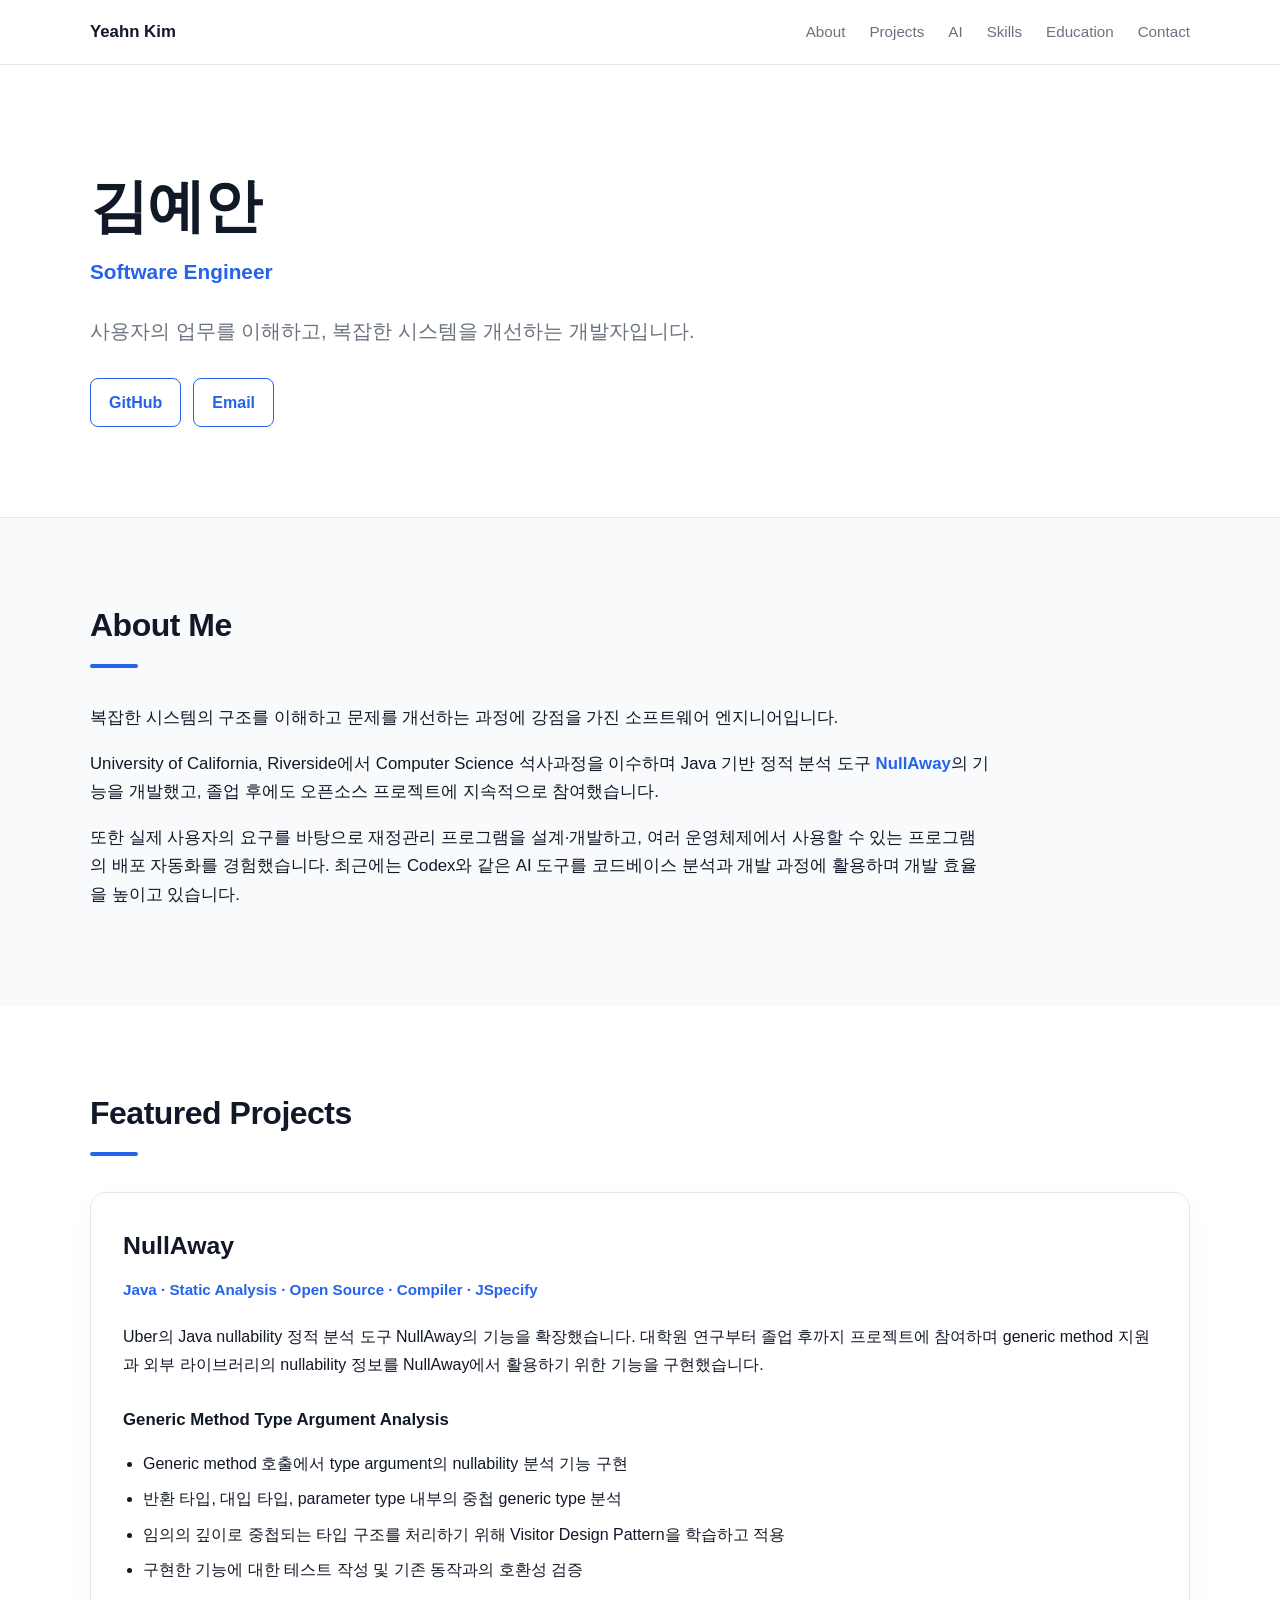
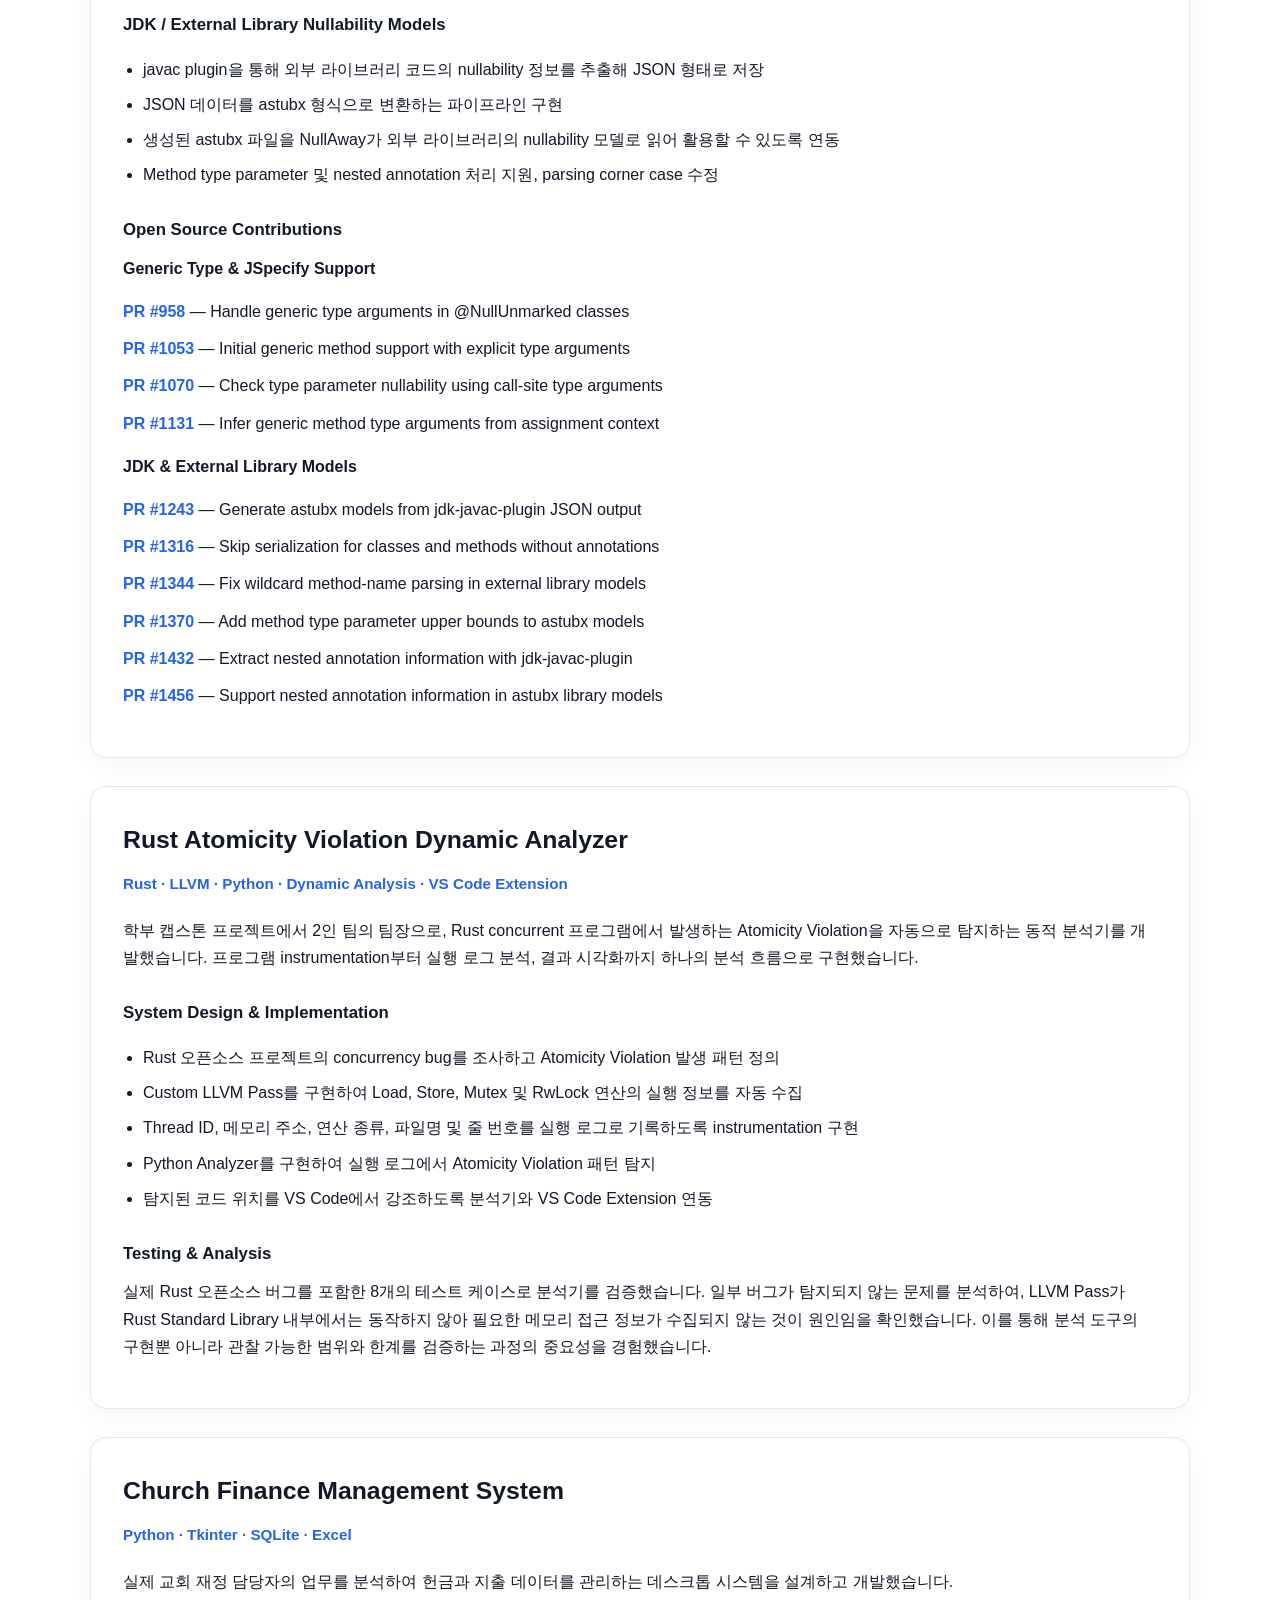
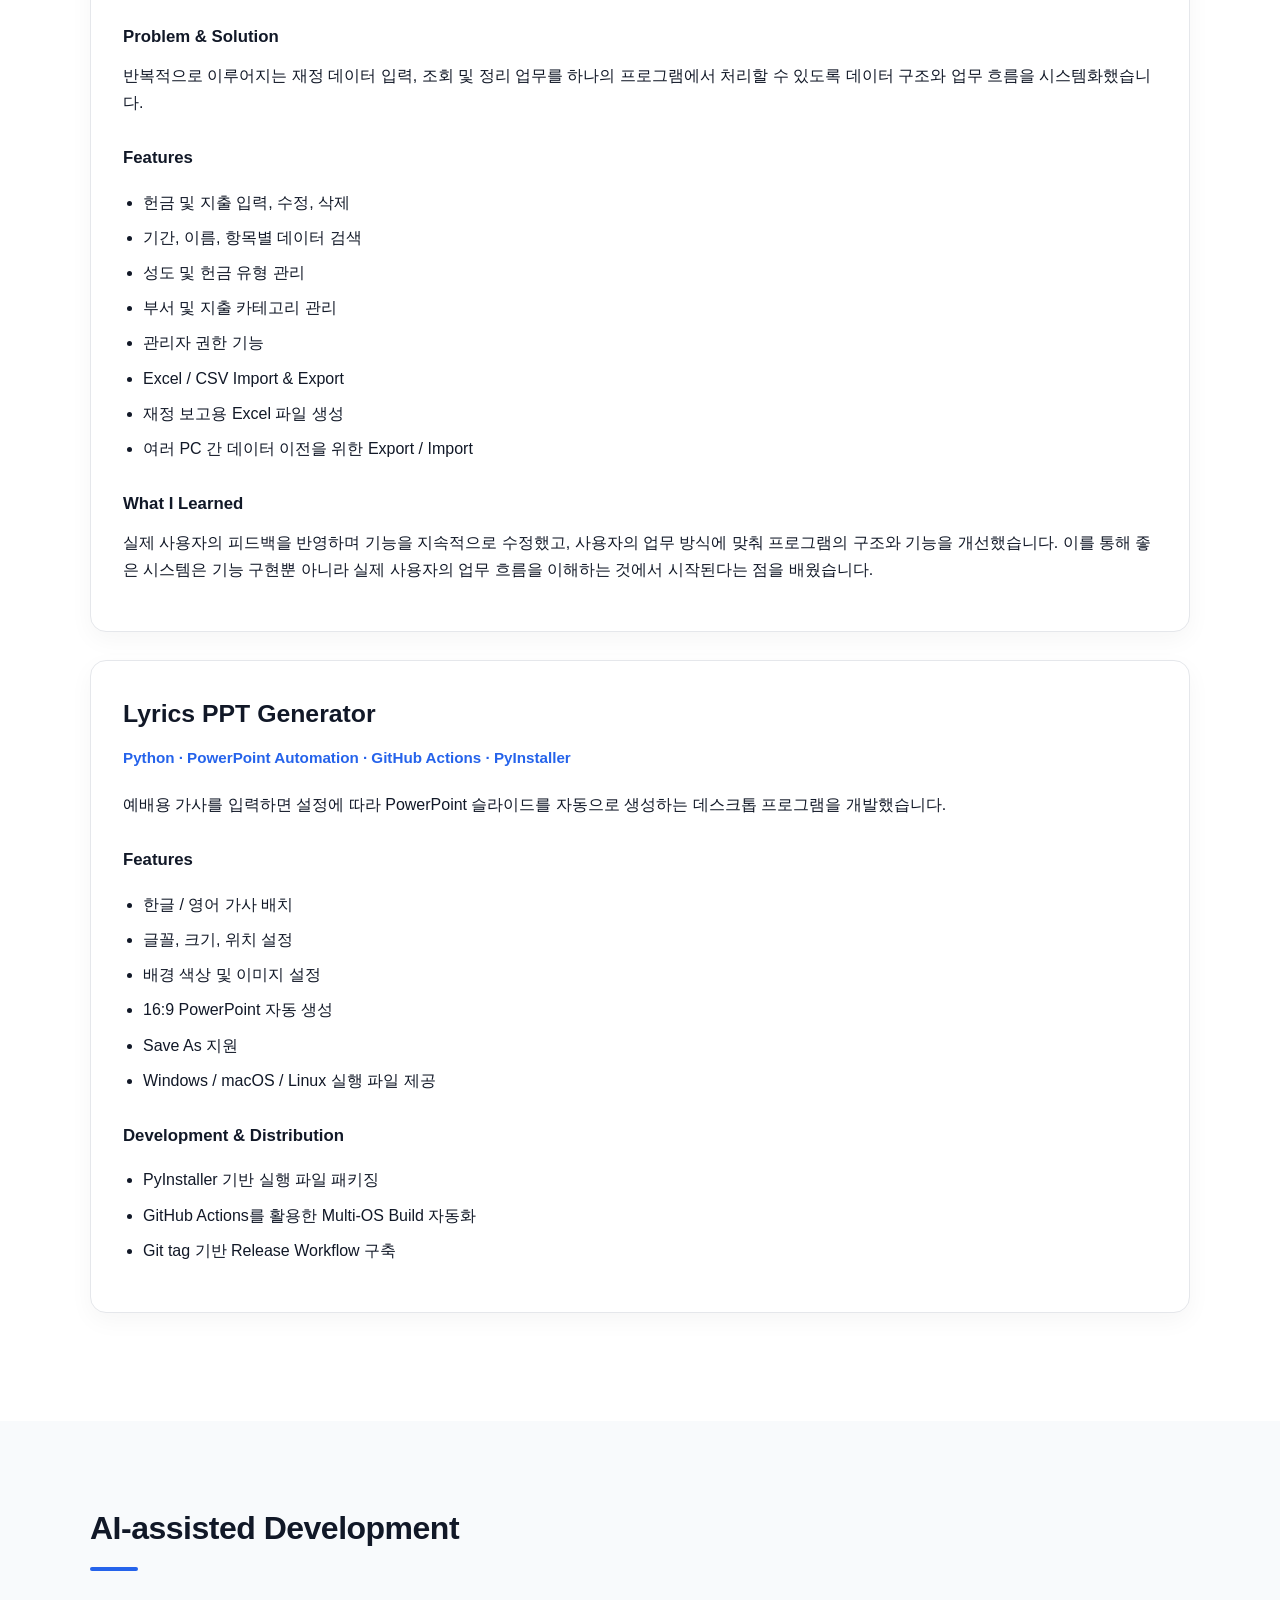
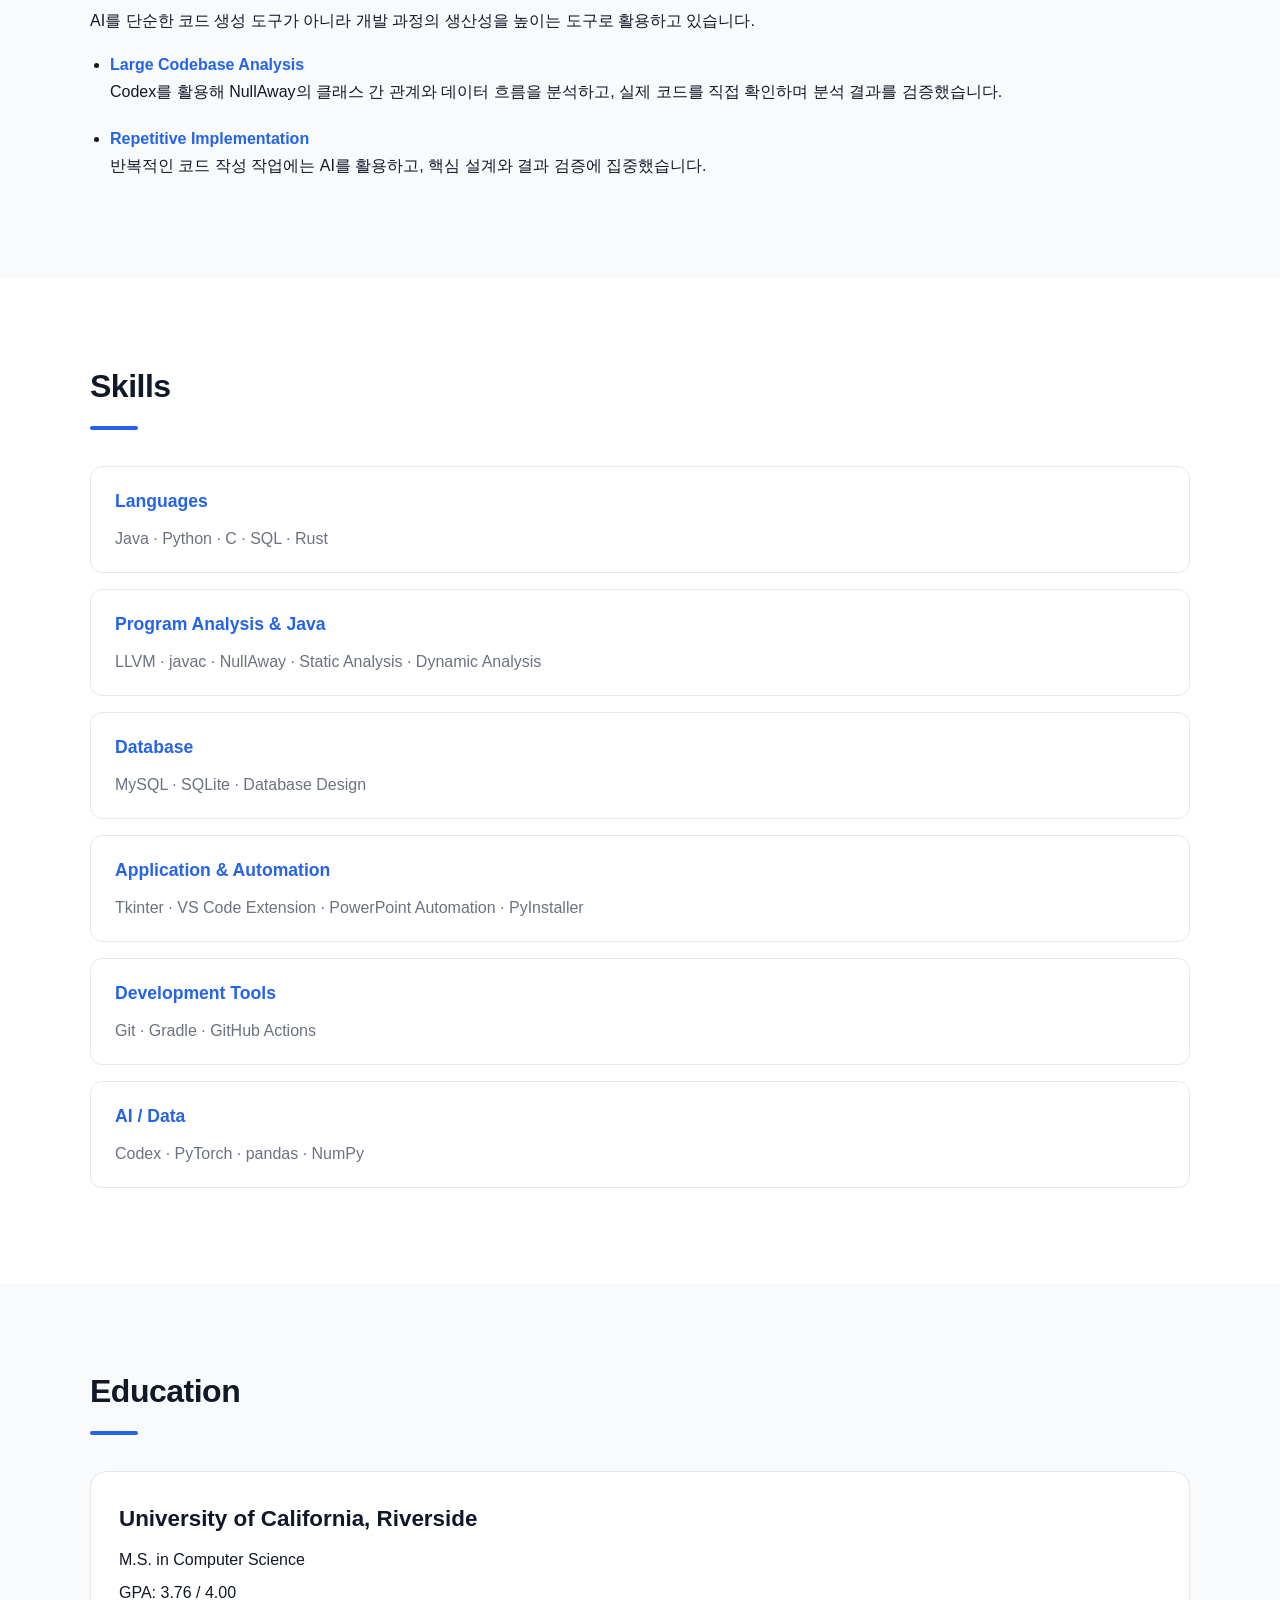
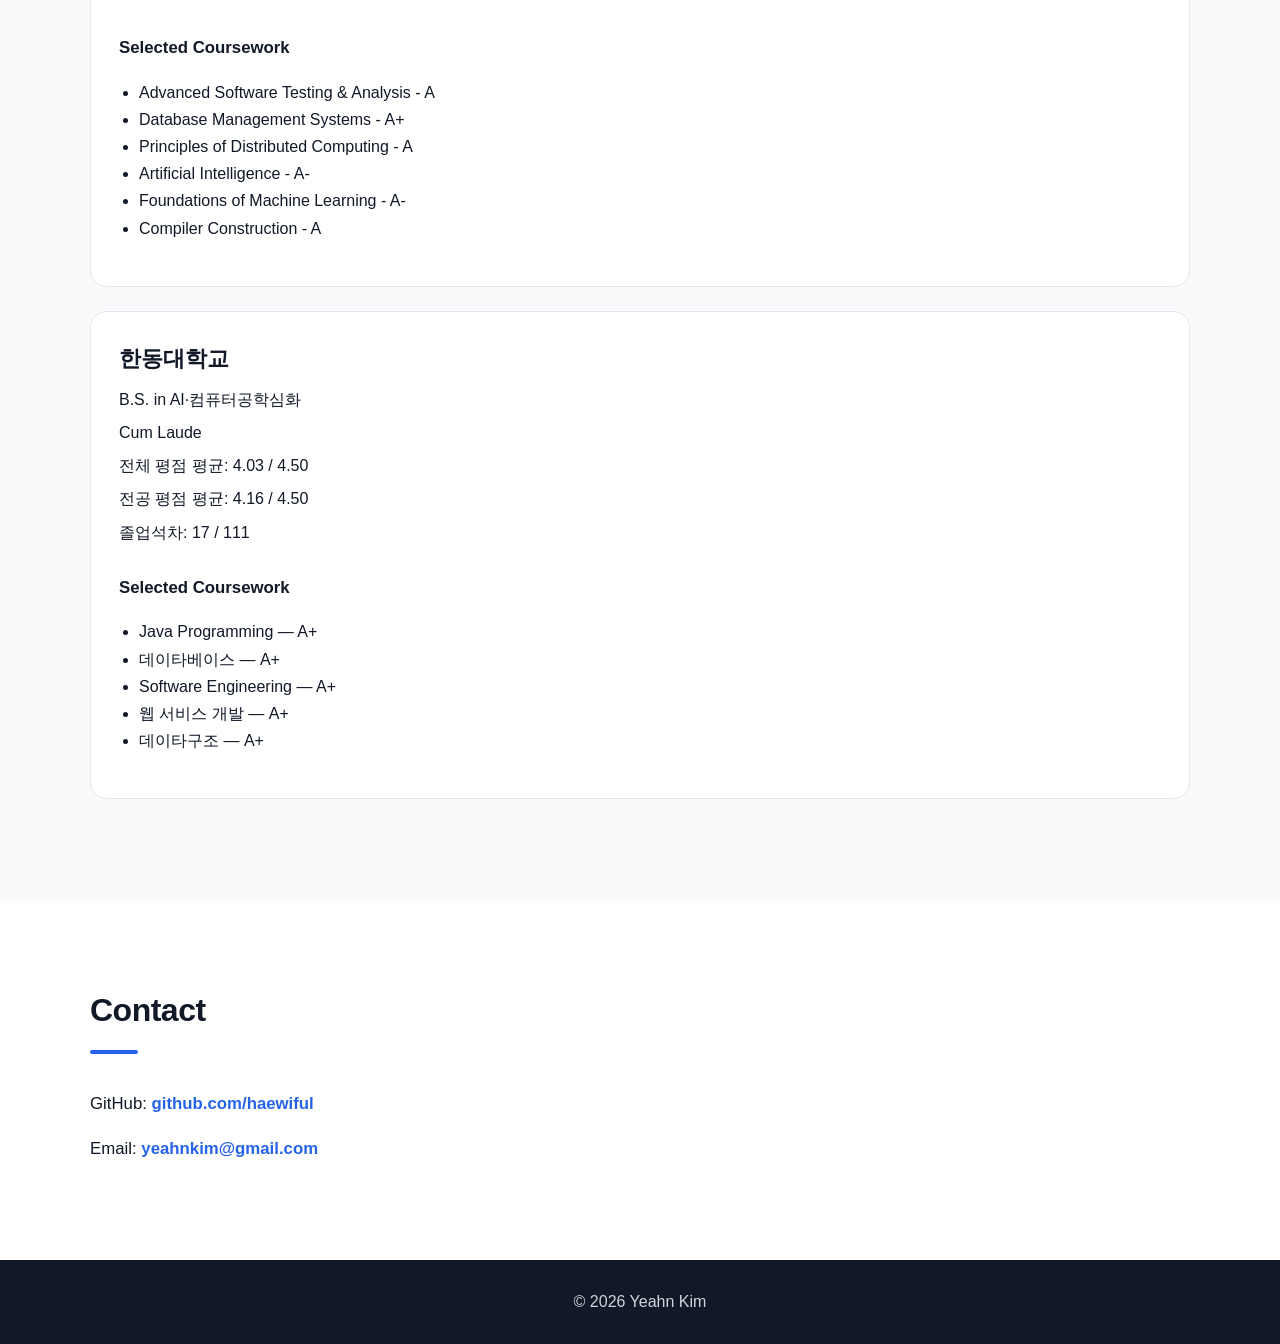
<file: index.html>
<!DOCTYPE html>
<html lang="ko">
<head>
  <meta charset="UTF-8">
  <meta name="viewport" content="width=device-width, initial-scale=1.0">

  <title>Yeahn Kim | Portfolio</title>

  <link rel="stylesheet" href="style.css">
</head>

<body>
  <nav class="navbar">
    <div class="container nav-inner">
      <a href="#" class="nav-logo">Yeahn Kim</a>
  
      <div class="nav-links">
        <a href="#about">About</a>
        <a href="#projects">Projects</a>
        <a href="#ai">AI</a>
        <a href="#skills">Skills</a>
        <a href="#education">Education</a>
        <a href="#contact">Contact</a>
      </div>
    </div>
  </nav>

  <!-- =========================
       Header / Hero
  ========================== -->
  <header class="hero">
    <div class="container">
      <h1>김예안</h1>
      <p class="subtitle">Software Engineer</p>
      <p class="intro">
        사용자의 업무를 이해하고,
        복잡한 시스템을 개선하는 개발자입니다.
      </p>

      <div class="hero-links">
        <a href="https://github.com/haewiful" target="_blank">
          GitHub
        </a>
        <a href="mailto:yeahnkim@gmail.com">
          Email
        </a>
      </div>
    </div>
  </header>


  <main>

    <!-- =========================
         About Me
    ========================== -->
    <section id="about">
      <div class="container">
        <h2>About Me</h2>

        <p>
          복잡한 시스템의 구조를 이해하고 문제를 개선하는 과정에
          강점을 가진 소프트웨어 엔지니어입니다.
        </p>

        <p>
          University of California, Riverside에서 Computer Science
          석사과정을 이수하며 Java 기반 정적 분석 도구
          <strong>NullAway</strong>의 기능을 개발했고,
          졸업 후에도 오픈소스 프로젝트에 지속적으로 참여했습니다.
        </p>

        <p>
          또한 실제 사용자의 요구를 바탕으로 재정관리 프로그램을
          설계·개발하고, 여러 운영체제에서 사용할 수 있는
          프로그램의 배포 자동화를 경험했습니다.
          최근에는 Codex와 같은 AI 도구를 코드베이스 분석과
          개발 과정에 활용하며 개발 효율을 높이고 있습니다.
        </p>
      </div>
    </section>


<!-- =========================
     Featured Projects
========================== -->
<section id="projects">
  <div class="container">

    <h2>Featured Projects</h2>


    <!-- NullAway -->
    <article class="project">
      <h3>NullAway</h3>

      <p class="project-tags">
        Java · Static Analysis · Open Source · Compiler · JSpecify
      </p>

      <p>
        Uber의 Java nullability 정적 분석 도구 NullAway의 기능을 확장했습니다.
        대학원 연구부터 졸업 후까지 프로젝트에 참여하며
        generic method 지원과 외부 라이브러리의 nullability 정보를
        NullAway에서 활용하기 위한 기능을 구현했습니다.
      </p>


      <h4>Generic Method Type Argument Analysis</h4>

      <ul>
        <li>
          Generic method 호출에서 type argument의 nullability 분석 기능 구현
        </li>

        <li>
          반환 타입, 대입 타입, parameter type 내부의
          중첩 generic type 분석
        </li>

        <li>
          임의의 깊이로 중첩되는 타입 구조를 처리하기 위해
          Visitor Design Pattern을 학습하고 적용
        </li>

        <li>
          구현한 기능에 대한 테스트 작성 및 기존 동작과의 호환성 검증
        </li>
      </ul>


      <h4>JDK / External Library Nullability Models</h4>

      <ul>
        <li>
          javac plugin을 통해 외부 라이브러리 코드의
          nullability 정보를 추출해 JSON 형태로 저장
        </li>

        <li>
          JSON 데이터를 astubx 형식으로 변환하는 파이프라인 구현
        </li>

        <li>
          생성된 astubx 파일을 NullAway가 외부 라이브러리의
          nullability 모델로 읽어 활용할 수 있도록 연동
        </li>

        <li>
          Method type parameter 및 nested annotation 처리 지원,
          parsing corner case 수정
        </li>
      </ul>


      <h4>Open Source Contributions</h4>

      <div class="pr-group">
        <p class="pr-category">
          <strong>Generic Type & JSpecify Support</strong>
        </p>

        <ul class="links">
          <li>
            <a
              href="https://github.com/uber/NullAway/pull/958"
              target="_blank"
              rel="noopener noreferrer">
              PR #958
            </a>
            <span>
              — Handle generic type arguments in @NullUnmarked classes
            </span>
          </li>

          <li>
            <a
              href="https://github.com/uber/NullAway/pull/1053"
              target="_blank"
              rel="noopener noreferrer">
              PR #1053
            </a>
            <span>
              — Initial generic method support with explicit type arguments
            </span>
          </li>

          <li>
            <a
              href="https://github.com/uber/NullAway/pull/1070"
              target="_blank"
              rel="noopener noreferrer">
              PR #1070
            </a>
            <span>
              — Check type parameter nullability using call-site type arguments
            </span>
          </li>

          <li>
            <a
              href="https://github.com/uber/NullAway/pull/1131"
              target="_blank"
              rel="noopener noreferrer">
              PR #1131
            </a>
            <span>
              — Infer generic method type arguments from assignment context
            </span>
          </li>
        </ul>
      </div>


      <div class="pr-group">
        <p class="pr-category">
          <strong>JDK & External Library Models</strong>
        </p>

        <ul class="links">
          <li>
            <a
              href="https://github.com/uber/NullAway/pull/1243"
              target="_blank"
              rel="noopener noreferrer">
              PR #1243
            </a>
            <span>
              — Generate astubx models from jdk-javac-plugin JSON output
            </span>
          </li>

          <li>
            <a
              href="https://github.com/uber/NullAway/pull/1316"
              target="_blank"
              rel="noopener noreferrer">
              PR #1316
            </a>
            <span>
              — Skip serialization for classes and methods without annotations
            </span>
          </li>

          <li>
            <a
              href="https://github.com/uber/NullAway/pull/1344"
              target="_blank"
              rel="noopener noreferrer">
              PR #1344
            </a>
            <span>
              — Fix wildcard method-name parsing in external library models
            </span>
          </li>

          <li>
            <a
              href="https://github.com/uber/NullAway/pull/1370"
              target="_blank"
              rel="noopener noreferrer">
              PR #1370
            </a>
            <span>
              — Add method type parameter upper bounds to astubx models
            </span>
          </li>

          <li>
            <a
              href="https://github.com/uber/NullAway/pull/1432"
              target="_blank"
              rel="noopener noreferrer">
              PR #1432
            </a>
            <span>
              — Extract nested annotation information with jdk-javac-plugin
            </span>
          </li>

          <li>
            <a
              href="https://github.com/uber/NullAway/pull/1456"
              target="_blank"
              rel="noopener noreferrer">
              PR #1456
            </a>
            <span>
              — Support nested annotation information in astubx library models
            </span>
          </li>
        </ul>
      </div>
    </article>


    <!-- Undergraduate Capstone -->
    <article class="project">
      <h3>Rust Atomicity Violation Dynamic Analyzer</h3>

      <p class="project-tags">
        Rust · LLVM · Python · Dynamic Analysis · VS Code Extension
      </p>

      <p>
        학부 캡스톤 프로젝트에서 2인 팀의 팀장으로,
        Rust concurrent 프로그램에서 발생하는 Atomicity Violation을
        자동으로 탐지하는 동적 분석기를 개발했습니다.
        프로그램 instrumentation부터 실행 로그 분석,
        결과 시각화까지 하나의 분석 흐름으로 구현했습니다.
      </p>


      <h4>System Design & Implementation</h4>

      <ul>
        <li>
          Rust 오픈소스 프로젝트의 concurrency bug를 조사하고
          Atomicity Violation 발생 패턴 정의
        </li>

        <li>
          Custom LLVM Pass를 구현하여 Load, Store,
          Mutex 및 RwLock 연산의 실행 정보를 자동 수집
        </li>

        <li>
          Thread ID, 메모리 주소, 연산 종류,
          파일명 및 줄 번호를 실행 로그로 기록하도록 instrumentation 구현
        </li>

        <li>
          Python Analyzer를 구현하여 실행 로그에서
          Atomicity Violation 패턴 탐지
        </li>

        <li>
          탐지된 코드 위치를 VS Code에서 강조하도록
          분석기와 VS Code Extension 연동
        </li>
      </ul>


      <h4>Testing & Analysis</h4>

      <p>
        실제 Rust 오픈소스 버그를 포함한 8개의 테스트 케이스로
        분석기를 검증했습니다.
        일부 버그가 탐지되지 않는 문제를 분석하여,
        LLVM Pass가 Rust Standard Library 내부에서는 동작하지 않아
        필요한 메모리 접근 정보가 수집되지 않는 것이 원인임을 확인했습니다.
        이를 통해 분석 도구의 구현뿐 아니라 관찰 가능한 범위와
        한계를 검증하는 과정의 중요성을 경험했습니다.
      </p>
    </article>


    <!-- Church Finance -->
    <article class="project">
      <h3>Church Finance Management System</h3>

      <p class="project-tags">
        Python · Tkinter · SQLite · Excel
      </p>

      <p>
        실제 교회 재정 담당자의 업무를 분석하여
        헌금과 지출 데이터를 관리하는 데스크톱 시스템을
        설계하고 개발했습니다.
      </p>


      <h4>Problem & Solution</h4>

      <p>
        반복적으로 이루어지는 재정 데이터 입력, 조회 및 정리 업무를
        하나의 프로그램에서 처리할 수 있도록
        데이터 구조와 업무 흐름을 시스템화했습니다.
      </p>


      <h4>Features</h4>

      <ul>
        <li>헌금 및 지출 입력, 수정, 삭제</li>
        <li>기간, 이름, 항목별 데이터 검색</li>
        <li>성도 및 헌금 유형 관리</li>
        <li>부서 및 지출 카테고리 관리</li>
        <li>관리자 권한 기능</li>
        <li>Excel / CSV Import & Export</li>
        <li>재정 보고용 Excel 파일 생성</li>
        <li>여러 PC 간 데이터 이전을 위한 Export / Import</li>
      </ul>


      <h4>What I Learned</h4>

      <p>
        실제 사용자의 피드백을 반영하며 기능을 지속적으로 수정했고,
        사용자의 업무 방식에 맞춰 프로그램의 구조와 기능을 개선했습니다.
        이를 통해 좋은 시스템은 기능 구현뿐 아니라
        실제 사용자의 업무 흐름을 이해하는 것에서
        시작된다는 점을 배웠습니다.
      </p>
    </article>


    <!-- Lyrics PPT -->
    <article class="project">
      <h3>Lyrics PPT Generator</h3>

      <p class="project-tags">
        Python · PowerPoint Automation · GitHub Actions · PyInstaller
      </p>

      <p>
        예배용 가사를 입력하면 설정에 따라
        PowerPoint 슬라이드를 자동으로 생성하는
        데스크톱 프로그램을 개발했습니다.
      </p>


      <h4>Features</h4>

      <ul>
        <li>한글 / 영어 가사 배치</li>
        <li>글꼴, 크기, 위치 설정</li>
        <li>배경 색상 및 이미지 설정</li>
        <li>16:9 PowerPoint 자동 생성</li>
        <li>Save As 지원</li>
        <li>Windows / macOS / Linux 실행 파일 제공</li>
      </ul>


      <h4>Development & Distribution</h4>

      <ul>
        <li>PyInstaller 기반 실행 파일 패키징</li>

        <li>
          GitHub Actions를 활용한 Multi-OS Build 자동화
        </li>

        <li>
          Git tag 기반 Release Workflow 구축
        </li>
      </ul>
    </article>

  </div>
</section>


<!-- =========================
     AI-assisted Development
========================== -->
<section id="ai">
  <div class="container">

    <h2>AI-assisted Development</h2>

    <p>
      AI를 단순한 코드 생성 도구가 아니라
      개발 과정의 생산성을 높이는 도구로 활용하고 있습니다.
    </p>

    <ul>
      <li>
        <strong>Large Codebase Analysis</strong><br>
        Codex를 활용해 NullAway의 클래스 간 관계와
        데이터 흐름을 분석하고,
        실제 코드를 직접 확인하며 분석 결과를 검증했습니다.
      </li>

      <li>
        <strong>Repetitive Implementation</strong><br>
        반복적인 코드 작성 작업에는 AI를 활용하고,
        핵심 설계와 결과 검증에 집중했습니다.
      </li>
    </ul>

  </div>
</section>


<!-- =========================
     Skills
========================== -->
<section id="skills">
  <div class="container">

    <h2>Skills</h2>


    <div class="skill-group">
      <h3>Languages</h3>

      <p>
        Java · Python · C · SQL · Rust
      </p>
    </div>


    <div class="skill-group">
      <h3>Program Analysis & Java</h3>

      <p>
        LLVM · javac · NullAway ·
        Static Analysis · Dynamic Analysis
      </p>
    </div>


    <div class="skill-group">
      <h3>Database</h3>

      <p>
        MySQL · SQLite · Database Design
      </p>
    </div>


    <div class="skill-group">
      <h3>Application & Automation</h3>

      <p>
        Tkinter · VS Code Extension · PowerPoint Automation · PyInstaller
      </p>
    </div>


    <div class="skill-group">
      <h3>Development Tools</h3>

      <p>
        Git · Gradle · GitHub Actions
      </p>
    </div>


    <div class="skill-group">
      <h3>AI / Data</h3>

      <p>
        Codex · PyTorch · pandas · NumPy
      </p>
    </div>

  </div>
</section>


    <!-- =========================
         Education
    ========================== -->
    <section id="education">
      <div class="container">

        <h2>Education</h2>


        <article class="education-item">

          <h3>
            University of California, Riverside
          </h3>

          <p>
            M.S. in Computer Science
          </p>

          <p>
            GPA: 3.76 / 4.00
          </p>

          <h4>Selected Coursework</h4>

          <ul>
            <li>
              Advanced Software Testing & Analysis - A
            </li>

            <li>
              Database Management Systems - A+
            </li>

            <li>
              Principles of Distributed Computing - A
            </li>

            <li>
              Artificial Intelligence - A-
            </li>

            <li>
              Foundations of Machine Learning - A-
            </li>

            <li>
              Compiler Construction - A
            </li>
          </ul>

        </article>


        <article class="education-item">

          <h3>
            한동대학교
          </h3>

          <p>
            B.S. in AI·컴퓨터공학심화
          </p>

          <p>
            Cum Laude
          </p>

          <p>
            전체 평점 평균: 4.03 / 4.50
          </p>

          <p>
            전공 평점 평균: 4.16 / 4.50
          </p>

          <p>
            졸업석차: 17 / 111
          </p>


          <h4>Selected Coursework</h4>

          <ul>
            <li>
              Java Programming — A+
            </li>

            <li>
              데이타베이스 — A+
            </li>

            <li>
              Software Engineering — A+
            </li>

            <li>
              웹 서비스 개발 — A+
            </li>

            <li>
              데이타구조 — A+
            </li>
          </ul>

        </article>

      </div>
    </section>


    <!-- =========================
         Contact
    ========================== -->
    <section id="contact">
      <div class="container">

        <h2>Contact</h2>

        <p>
          GitHub:
          <a
            href="https://github.com/haewiful"
            target="_blank">
            github.com/haewiful
          </a>
        </p>
        <p>
          Email:
          <a href="mailto:yeahnkim@gmail.com">
            yeahnkim@gmail.com
          </a>
        </p>

      </div>
    </section>

  </main>


  <!-- =========================
       Footer
  ========================== -->
  <footer>
    <div class="container">
      <p>© 2026 Yeahn Kim</p>
    </div>
  </footer>

</body>
</html>
</file>
<file: style.css>
:root {
  --primary: #2563EB;
  --primary-dark: #1D4ED8;
  --text: #111827;
  --text-sub: #6B7280;
  --background: #F8FAFC;
  --card: #FFFFFF;
  --border: #E5E7EB;
}

* {
  box-sizing: border-box;
}

html {
  scroll-behavior: smooth;
}

body {
  margin: 0;
  font-family: -apple-system, BlinkMacSystemFont, "Segoe UI",
    "Noto Sans KR", sans-serif;
  background: var(--background);
  color: var(--text);
  line-height: 1.7;
}

a {
  color: var(--primary);
  text-decoration: none;
}

a:hover {
  text-decoration: underline;
}

.container {
  width: min(1100px, 90%);
  margin: 0 auto;
}


/* =========================
   Navigation
========================= */

.navbar {
  position: sticky;
  top: 0;
  z-index: 1000;

  background: rgba(255, 255, 255, 0.92);
  backdrop-filter: blur(10px);
  -webkit-backdrop-filter: blur(10px);

  border-bottom: 1px solid var(--border);
}

.nav-inner {
  display: flex;
  align-items: center;
  justify-content: space-between;
  height: 64px;
}

.nav-logo {
  color: var(--text);
  font-size: 1.05rem;
  font-weight: 700;
}

.nav-logo:hover {
  color: var(--primary);
  text-decoration: none;
}

.nav-links {
  display: flex;
  align-items: center;
  gap: 24px;
}

.nav-links a {
  color: var(--text-sub);
  font-size: 0.95rem;
  font-weight: 500;
  transition: color 0.2s ease;
}

.nav-links a:hover {
  color: var(--primary);
  text-decoration: none;
}


/* =========================
   Hero
========================= */

.hero {
  background: var(--card);
  border-bottom: 1px solid var(--border);
  padding: 110px 0 90px;
}

.hero h1 {
  margin: 0;
  font-size: 3.6rem;
  line-height: 1.1;
  letter-spacing: -1px;
}

.subtitle {
  margin-top: 16px;
  margin-bottom: 0;
  font-size: 1.3rem;
  color: var(--primary);
  font-weight: 600;
}

.intro {
  max-width: 700px;
  margin-top: 24px;
  margin-bottom: 0;
  font-size: 1.25rem;
  color: var(--text-sub);
}

.hero-links {
  margin-top: 30px;
  display: flex;
  gap: 12px;
  flex-wrap: wrap;
}

.hero-links a {
  display: inline-block;
  padding: 10px 18px;

  border: 1px solid var(--primary);
  border-radius: 8px;

  color: var(--primary);
  font-weight: 600;

  transition:
    background 0.2s ease,
    color 0.2s ease,
    transform 0.2s ease;
}

.hero-links a:hover {
  background: var(--primary);
  color: white;
  text-decoration: none;
  transform: translateY(-1px);
}


/* =========================
   Sections
========================= */

section {
  padding: 80px 0;
  scroll-margin-top: 80px;
}

section:nth-of-type(even) {
  background: var(--card);
}

h2 {
  margin-top: 0;
  margin-bottom: 36px;

  font-size: 2rem;
  letter-spacing: -0.5px;
}

h2::after {
  content: "";
  display: block;

  width: 48px;
  height: 4px;

  margin-top: 12px;

  background: var(--primary);
  border-radius: 999px;
}

h3 {
  margin-top: 0;
  margin-bottom: 10px;

  font-size: 1.4rem;
}

h4 {
  margin-top: 28px;
  margin-bottom: 10px;

  font-size: 1.05rem;
}

p {
  margin-top: 0;
}


/* =========================
   About
========================= */

#about p {
  max-width: 900px;
  font-size: 1.05rem;
}

#about strong {
  color: var(--primary);
}


/* =========================
   Projects
========================= */

.project {
  background: var(--card);

  border: 1px solid var(--border);
  border-radius: 16px;

  padding: 32px;
  margin-bottom: 28px;

  box-shadow: 0 8px 24px rgba(0, 0, 0, 0.04);

  transition:
    transform 0.2s ease,
    box-shadow 0.2s ease,
    border-color 0.2s ease;
}

.project:hover {
  transform: translateY(-3px);

  box-shadow: 0 12px 30px rgba(0, 0, 0, 0.07);

  border-color: #D1D5DB;
}

.project h3 {
  font-size: 1.55rem;
}

.project-tags {
  margin-bottom: 20px;

  color: var(--primary);

  font-size: 0.95rem;
  font-weight: 600;
}

.project ul {
  padding-left: 20px;
}

.project li {
  margin-bottom: 8px;
}

.project h4 {
  color: var(--text);
}

.links {
  list-style: none;
  padding-left: 0 !important;
}

.links li {
  margin-bottom: 10px;
}

.links a {
  font-weight: 600;
}


/* =========================
   AI-assisted Development
========================= */

#ai ul {
  padding-left: 20px;
}

#ai li {
  margin-bottom: 20px;
}

#ai strong {
  color: var(--primary);
}


/* =========================
   Skills
========================= */

.skill-group {
  background: var(--card);

  border: 1px solid var(--border);
  border-radius: 12px;

  padding: 20px 24px;
  margin-bottom: 16px;
}

.skill-group h3 {
  margin-top: 0;
  margin-bottom: 8px;

  color: var(--primary);

  font-size: 1.1rem;
}

.skill-group p {
  margin-bottom: 0;
  color: var(--text-sub);
}


/* =========================
   Education
========================= */

.education-item {
  background: var(--card);

  border: 1px solid var(--border);
  border-radius: 16px;

  padding: 28px;
  margin-bottom: 24px;
}

.education-item h3 {
  margin-top: 0;
  margin-bottom: 8px;
}

.education-item p {
  margin-bottom: 6px;
}

.education-item ul {
  padding-left: 20px;
}


/* =========================
   Contact
========================= */

#contact p {
  font-size: 1.05rem;
}

#contact a {
  font-weight: 600;
}


/* =========================
   Footer
========================= */

footer {
  background: #111827;
  color: #D1D5DB;

  padding: 28px 0;

  text-align: center;
}

footer p {
  margin: 0;
}


/* =========================
   Responsive
========================= */

@media (max-width: 768px) {

  .nav-inner {
    height: auto;

    padding: 14px 0;

    align-items: flex-start;

    gap: 12px;
  }

  .nav-links {
    gap: 12px;
    flex-wrap: wrap;
    justify-content: flex-end;
  }

  .nav-links a {
    font-size: 0.85rem;
  }


  .hero {
    padding: 75px 0 60px;
  }

  .hero h1 {
    font-size: 2.6rem;
  }

  .subtitle {
    font-size: 1.15rem;
  }

  .intro {
    font-size: 1.08rem;
  }


  section {
    padding: 60px 0;
  }

  h2 {
    font-size: 1.75rem;
  }


  .project,
  .education-item {
    padding: 24px;
  }

}


@media (max-width: 520px) {

  .nav-inner {
    flex-direction: column;
  }

  .nav-links {
    justify-content: flex-start;
  }

  .hero h1 {
    font-size: 2.25rem;
  }

  .hero-links {
    flex-direction: column;
    align-items: flex-start;
  }

  .hero-links a {
    width: 100%;
    text-align: center;
  }

}
</file>
